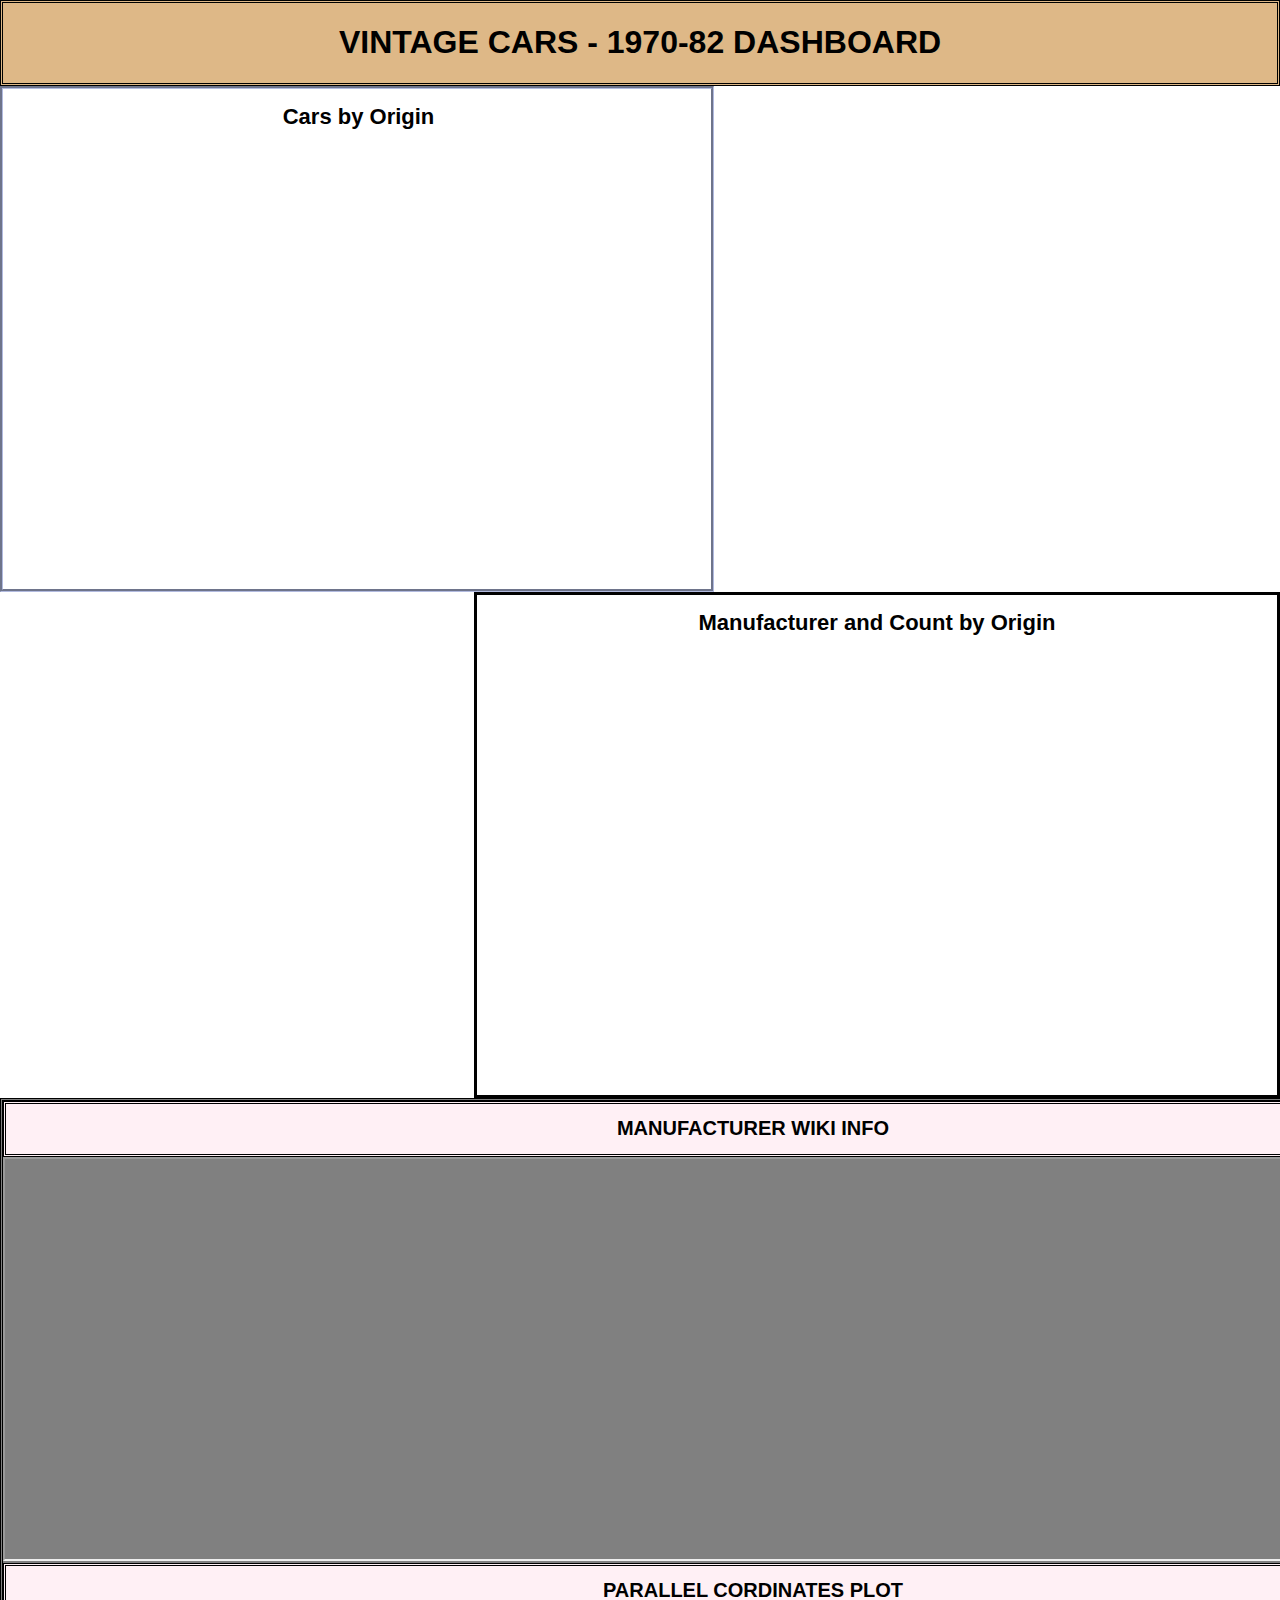
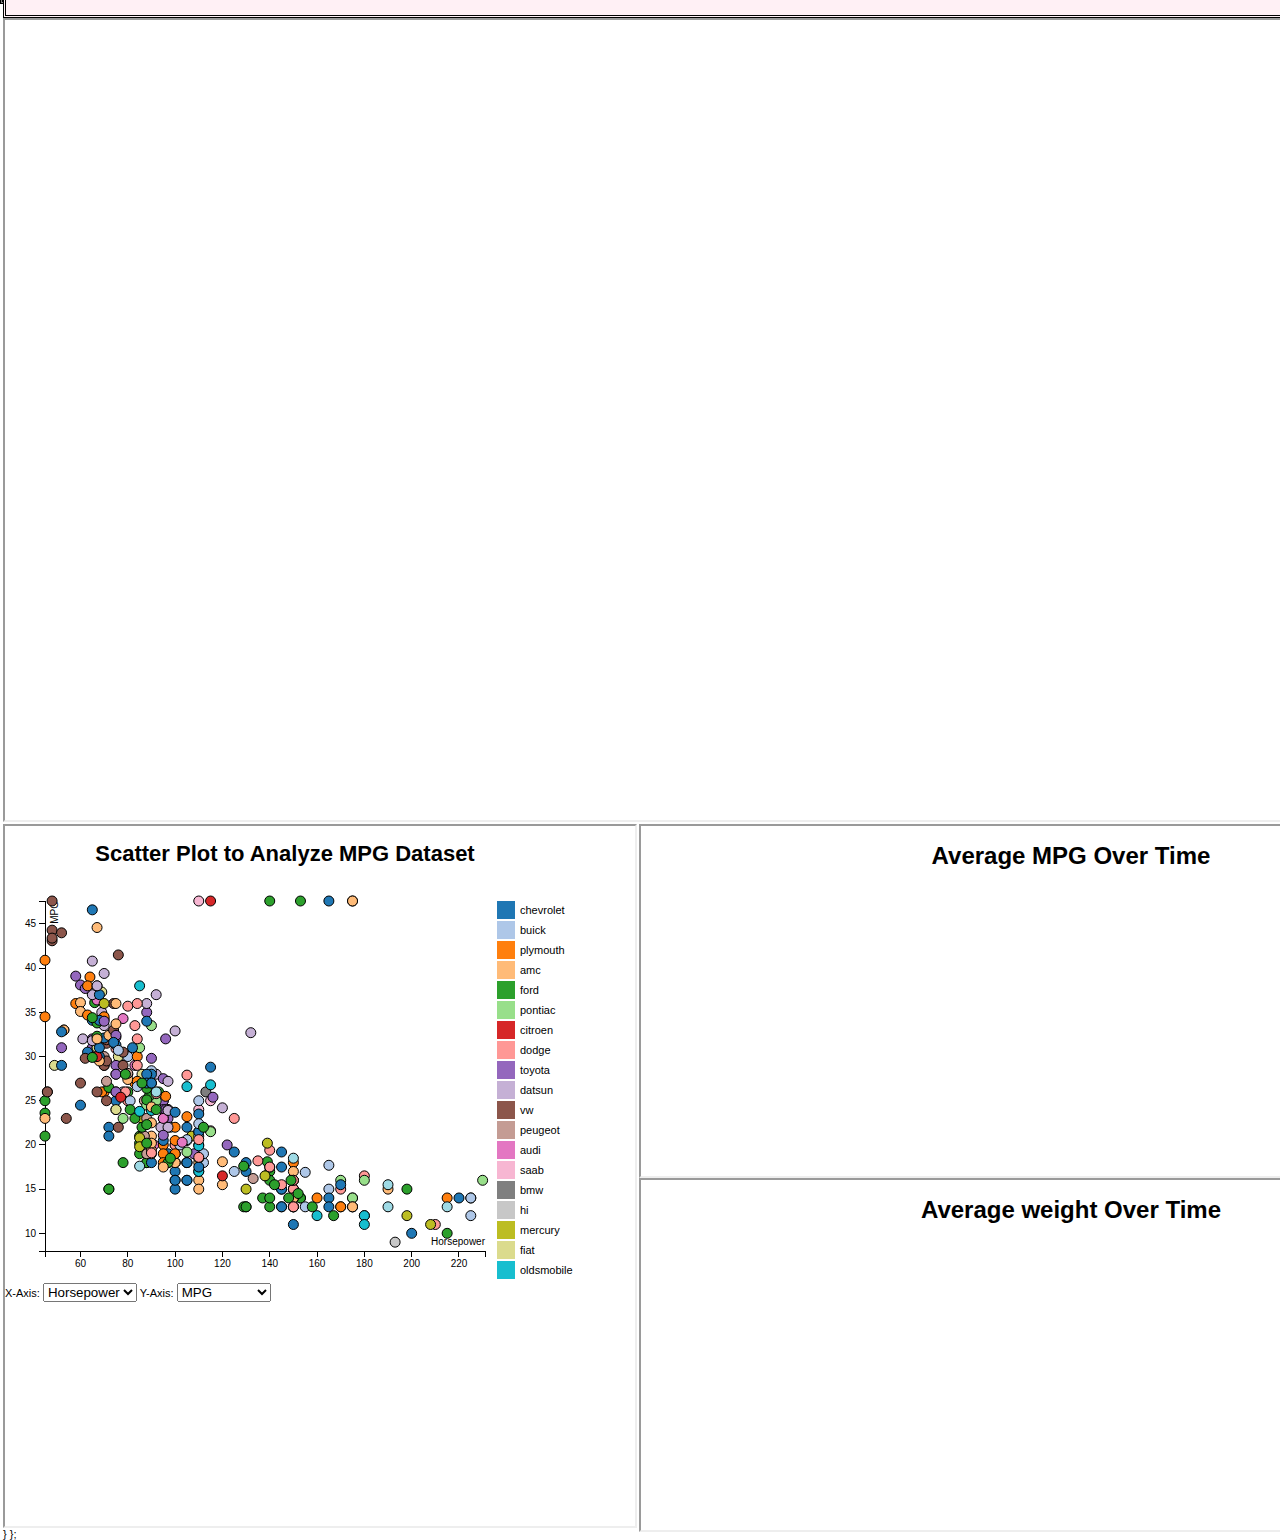
<file: index.html>
<!DOCTYPE html>
<html lang="en">
<head>
    <meta charset="UTF-8">
    <title>Visual Analytics Final Project</title>
    <link rel="stylesheet" type="text/css" href="css/layout6.css">
    <link rel="stylesheet" type="text/css" href="css/pie.css">
    <link rel="stylesheet" type="text/css" href="css/div.css">
    <script src="js/d3.js"></script>
    <script src="src/parcoords.js"></script>
    <script src="src/parallel.js"></script>
    <link rel="stylesheet" type="text/css" href="css/parcoords.css">
    <script src="src/piechart.js"></script>
    <script src="src/barchart_fun1_new.js"></script>

    <script src="http://labratrevenge.com/d3-tip/javascripts/d3.tip.v0.6.3.js"></script>
    <div id = "main_heading">
    <h1> VINTAGE CARS - 1970-82 DASHBOARD</h1>
    </div>
</head>
<body>
<div id="left">
    <script src="https://d3js.org/d3.v4.min.js"></script>
    <div id = pie_plot_text>
        <h1>Cars by Origin</h1>
    <div id="pie_plot"></div>

        </div>

</div>

<div id="right">
    <div id="bar_chart_text">
        <h1>Manufacturer and Count by Origin</h1>
    </div>
    <div id="bar_chart"></div>






</div>

<div id="below">
        <div id ="wiki_heading">
            <h1>MANUFACTURER WIKI INFO</h1>
        </div>

        <iframe id ="showskill" src="" width="1500" height="400" float="left"></iframe>


    <div id ="parallel_plot_2">
        <h1>PARALLEL CORDINATES PLOT</h1>
    </div>
    <iframe id ="example" src="parallel_plot.html" width="1500" height="800" float="left"></iframe>
<!--<div id="example" class="parcoords" style="width:470px;height:500px"></div>!-->
    <iframe id ="left_scatter" src="layout6.html" float="left"></iframe>

    <iframe id ="right_MPG" src="final_try.html" float="right"></iframe>
    <iframe id ="right_MPG" src="test.html" float="right"></iframe>
}
    };
</div>
<script>


    piechart();
    barChart();

</script>
</body>
</html>
</file>
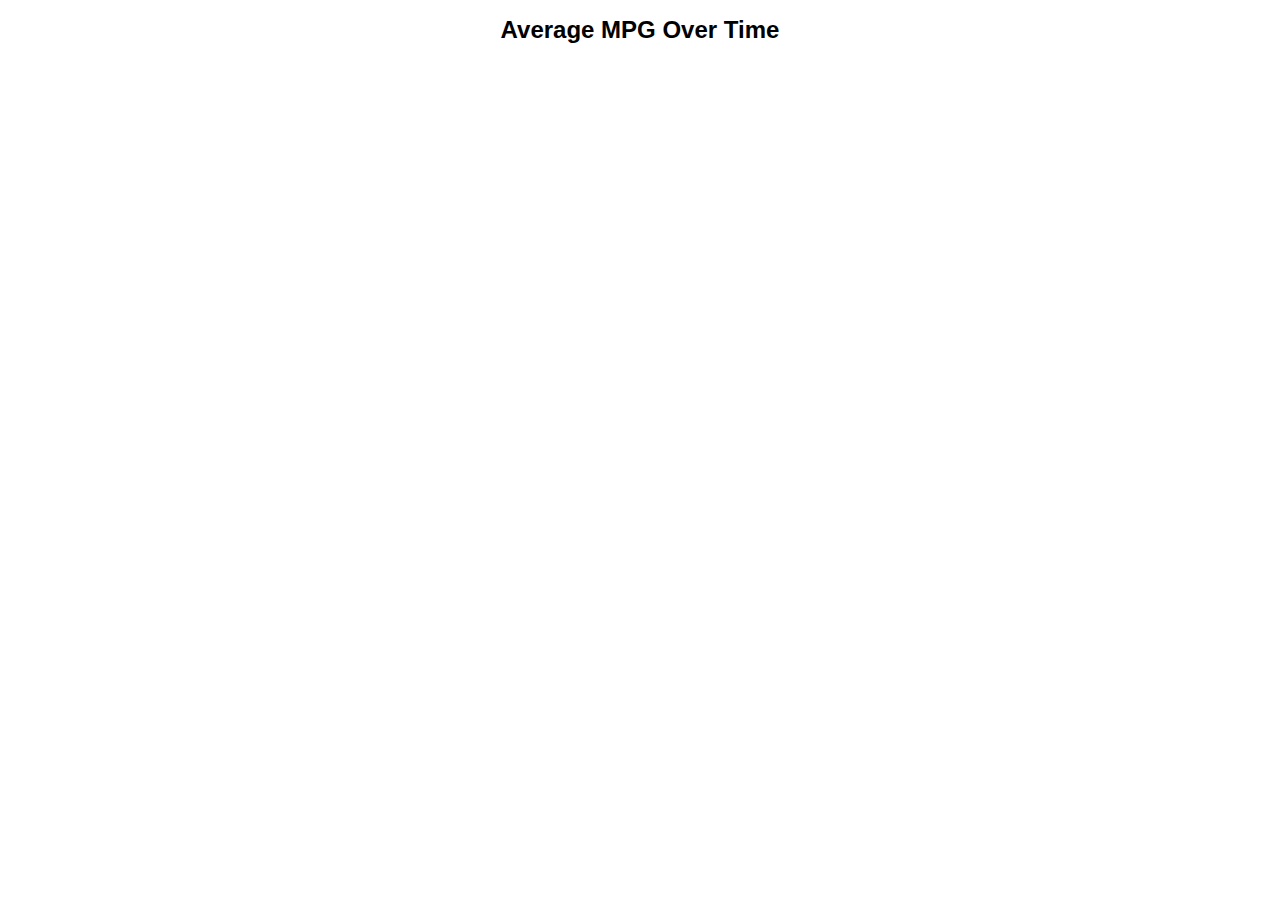
<file: final_try.html>
<!DOCTYPE html>
<meta charset="utf-8">
<style> /* set the CSS */

body { font: 12px Arial;}

path {
    stroke: lightgreen;
    stroke-width: 2;
    fill: none;
}

.axis path,
.axis line {
    fill: none;
    stroke: grey;
    stroke-width: 1;
    shape-rendering: crispEdges;
}

div.tooltip {
    position: absolute;
    text-align: center;
    width: 60px;
    height: 28px;
    padding: 2px;
    font: 12px sans-serif;
    background: lightsteelblue;
    border: 0px;
    border-radius: 8px;
    pointer-events: none;
}

</style>
<body>
<div id="right_MPG">
    <div id = MPGByWeight>
        <h1 style="text-align: center">Average MPG Over Time</h1>
    </div>
</div>
<!-- load the d3.js library -->
<script src="http://d3js.org/d3.v3.min.js"></script>

<script>

    // Set the dimensions of the canvas / graph
    var margin = {top:30, right: 20, bottom: 30, left: 50},
        width = 800 - margin.left - margin.right,
        height =300 - margin.top - margin.bottom;

    // Parse the date / time
    var parseDate = d3.time.format("%Y").parse;
    var formatTime = d3.time.format("%e %B");

    // Set the ranges
    var x = d3.time.scale().range([0, width]);
    var y = d3.scale.linear().range([height, 0]);

    // Define the axes
    var xAxis = d3.svg.axis().scale(x)
        .orient("bottom").ticks(5);

    var yAxis = d3.svg.axis().scale(y)
        .orient("left").ticks(5);

    // Define the line
    var valueline = d3.svg.line()
        .x(function(d) { return x(d.model_year); })
        .y(function(d) { return y(d.Average_MPG); });

    // Define the div for the tooltip
    var div = d3.select("body").append("div")
        .attr("class", "tooltip")
        .style("opacity", 0);

    // Adds the svg canvas
    var svg = d3.select("body")
        .append("svg")
        .attr("width", width + margin.left + margin.right)
        .attr("height", height + margin.top + margin.bottom)
        .append("g")
        .attr("transform",
            "translate(" + margin.left + "," + margin.top + ")");

    // Get the data
    d3.csv("data/a-cars.csv", function(error, data) {
        data.forEach(function(d) {
            d.model_year = parseDate(d.model_year);
            d.Average_MPG = +d.Average_MPG;
        });

        // Scale the range of the data
        x.domain(d3.extent(data, function(d) { return d.model_year; }));
        y.domain([0, 50]);

        // Add the valueline path.
        svg.append("path")
            .attr("class", "line")
            .attr("d", valueline(data));

        // Add the scatterplot
        svg.selectAll("dot")
            .data(data)
            .enter().append("circle")
            .attr("r", 5)
            .attr("cx", function(d) { return x(d.model_year); })
            .attr("cy", function(d) { return y(d.Average_MPG); })
            .on("mouseover", function(d) {
                div.transition()
                    .duration(200)
                    .style("opacity", .9);
                div	.html(("MPG: "+"</br>"+d.Average_MPG))
                    .style("left", (d3.event.pageX) + "px")
                    .style("top", (d3.event.pageY - 20) + "px");
            })
            .on("mouseout", function(d) {
                div.transition()
                    .duration(500)
                    .style("opacity", 0);
            });

        // Add the X Axis
        svg.append("g")
            .attr("class", "x axis")
            .attr("transform", "translate(0," + height + ")")
            .call(xAxis);

        // Add the Y Axis
        svg.append("g")
            .attr("class", "y axis")
            .call(yAxis);
        svg.append("text")
            .attr("transform", "rotate(-90)")
            .attr("fill", "#000")
            .attr("y", 0 - margin.left)
            .attr("x",0 - (height / 2))
            .attr("dy", "1em")
            .style("text-anchor", "middle")
            .text("Average_MPG");


    });

</script>
</body>
</file>
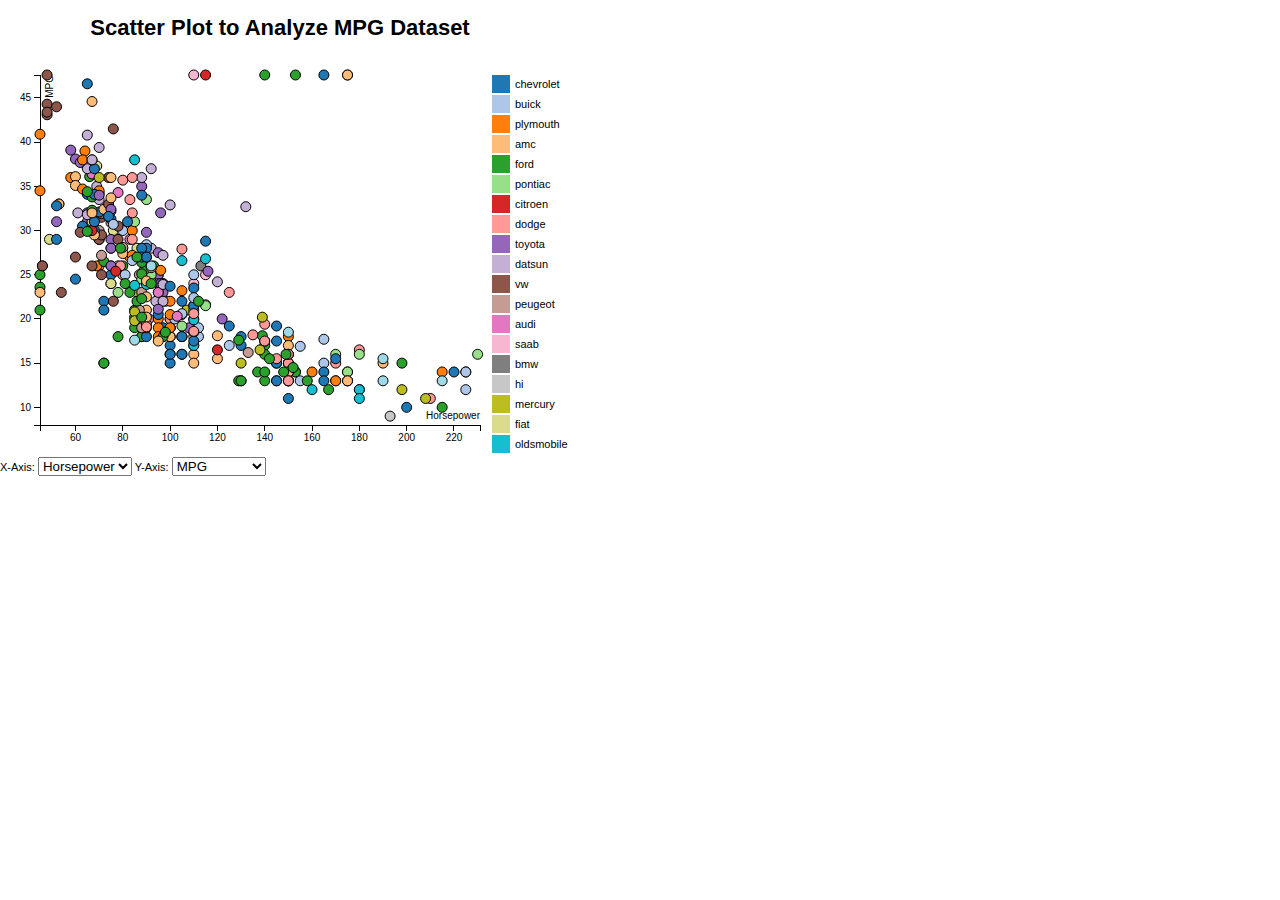
<file: layout6.html>
<!DOCTYPE html>
<html lang="en">
<head>
    <meta charset="UTF-8">
    <title>view coordination</title>
    <link rel="stylesheet" type="text/css" href="css/layout6.css">
    <script src="js/d3.js"></script>
    <script src="src/scatterplot_fun1.js"></script>
    <script src="src/barchart_fun1.js"></script>
</head>
<body>
<div id="left_scatter">
    <div id="scatter_plot_text">
        <h1>Scatter Plot to Analyze MPG Dataset</h1>
    </div>
    <div id="scatter_plot"></div>

    X-Axis:
    <select onchange="changeXAxis(this.value);">
        <option value="MPG">MPG</option>
        <option value="Weight">Weight</option>
        <option value="Horsepower" selected>Horsepower</option>
    </select>
    Y-Axis:
    <select onchange="changeYAxis();" id="yAxisMenu">
        <option value="MPG" selected>MPG</option>
        <option value="Weight">Weight</option>
        <option value="Horsepower">Horsepower</option>
    </select>
    </div>
</div>

<!--<div id="right">
    <div id="bar_chart"></div>
    <div>
    <button type="button" onclick="sort_fun();">Sort!</button>
    </div>
</div>!-->
<script>
    scatterPlot();
    barChart();
</script>
</body>
</html>
</file>
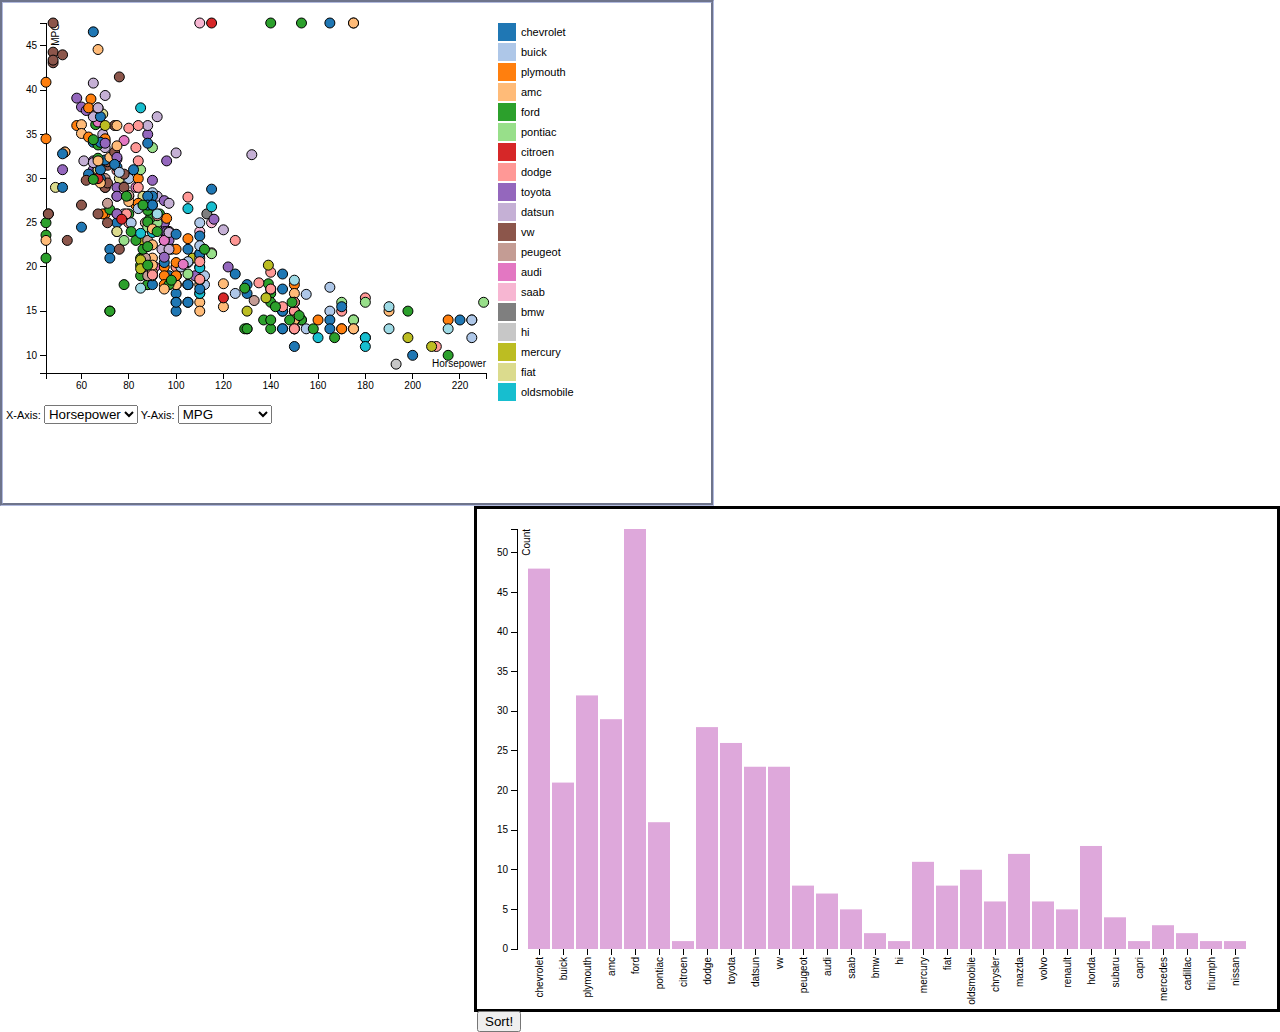
<file: layout7.html>
<!DOCTYPE html>
<html lang="en">
<head>
    <meta charset="UTF-8">
    <title>view coordination</title>
    <link rel="stylesheet" type="text/css" href="css/layout6.css">
    <script src="js/d3.js"></script>
    <script src="src/scatterplot_fun1.js"></script>
    <script src="src/barchart_fun1.js"></script>
</head>
<body>
<div id="left">
    <div id="scatter_plot"></div>
    X-Axis:
    <select onchange="changeXAxis(this.value);">
        <option value="MPG">MPG</option>
        <option value="Weight">Weight</option>
        <option value="Horsepower" selected>Horsepower</option>
    </select>
    Y-Axis:
    <select onchange="changeYAxis();" id="yAxisMenu">
        <option value="MPG" selected>MPG</option>
        <option value="Weight">Weight</option>
        <option value="Horsepower">Horsepower</option>
    </select>
    </div>
</div>

<div id="right">
    <div id="bar_chart"></div>
    <div>
    <button type="button" onclick="sort_fun();">Sort!</button>
    </div>
</div>
<script>
    scatterPlot();
    barChart();
</script>
</body>
</html>
</file>
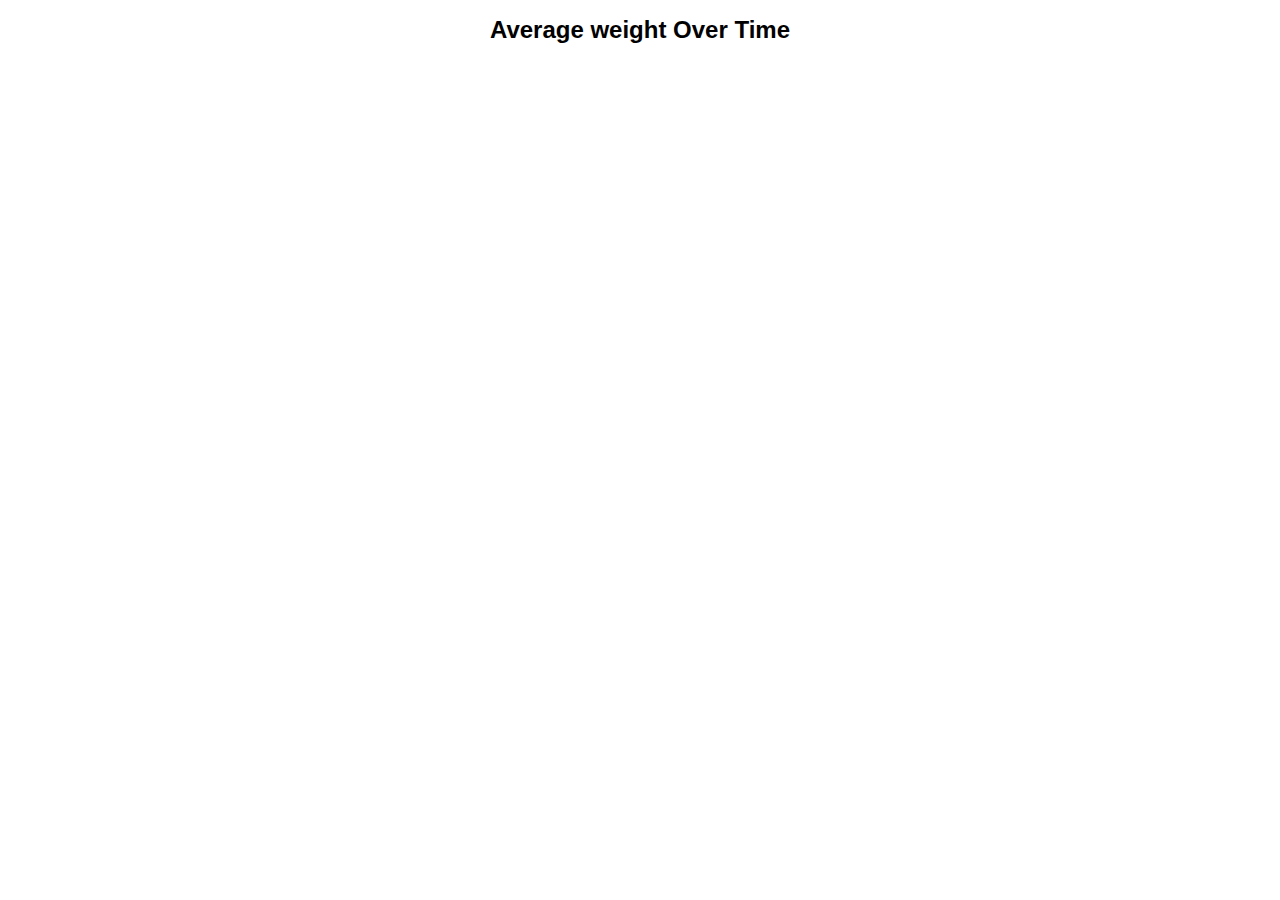
<file: test.html>
<!DOCTYPE html>
<meta charset="utf-8">
<style> /* set the CSS */

body { font: 12px Arial;}

path {
    stroke: steelblue;
    stroke-width: 2;
    fill: none;
}

.axis path,
.axis line {
    fill: none;
    stroke: grey;
    stroke-width: 1;
    shape-rendering: crispEdges;
}

div.tooltip {
    position: absolute;
    text-align: center;
    width: 60px;
    height: 28px;
    padding: 2px;
    font: 12px sans-serif;
    background: lightsteelblue;
    border: 0px;
    border-radius: 8px;
    pointer-events: none;
}

</style>
<body>
<div id="right_MPG">
    <div id = MPGByWeight>
        <h1 style="text-align: center">Average weight Over Time</h1>
    </div>
</div>
<!-- load the d3.js library -->
<script src="http://d3js.org/d3.v3.min.js"></script>

<script>

    // Set the dimensions of the canvas / graph
    var margin = {top:30, right: 20, bottom: 30, left: 50},
        width = 800 - margin.left - margin.right,
        height =300 - margin.top - margin.bottom;

    // Parse the date / time
    var parseDate = d3.time.format("%Y").parse;
    var formatTime = d3.time.format("%e %B");

    // Set the ranges
    var x = d3.time.scale().range([0, width]);
    var y = d3.scale.linear().range([height, 0]);

    // Define the axes
    var xAxis = d3.svg.axis().scale(x)
        .orient("bottom").ticks(5);

    var yAxis = d3.svg.axis().scale(y)
        .orient("left").ticks(5);

    // Define the line
    var valueline = d3.svg.line()
        .x(function(d) { return x(d.model_year); })
        .y(function(d) { return y(d.Average_weight); });

    // Define the div for the tooltip
    var div = d3.select("body").append("div")
        .attr("class", "tooltip")
        .style("opacity", 0);

    // Adds the svg canvas
    var svg = d3.select("body")
        .append("svg")
        .attr("width", width + margin.left + margin.right)
        .attr("height", height + margin.top + margin.bottom)
        .append("g")
        .attr("transform",
            "translate(" + margin.left + "," + margin.top + ")");

    // Get the data
    d3.csv("data/a-cars.csv", function(error, data) {
        data.forEach(function(d) {
            d.model_year = parseDate(d.model_year);
            d.Average_weight = +d.Average_weight;
        });

        // Scale the range of the data
        x.domain(d3.extent(data, function(d) { return d.model_year; }));
        y.domain([0, 5000]);

        // Add the valueline path.
        svg.append("path")
            .attr("class", "line")
            .attr("d", valueline(data));

        // Add the scatterplot
        svg.selectAll("dot")
            .data(data)
            .enter().append("circle")
            .attr("r", 5)
            .attr("cx", function(d) { return x(d.model_year); })
            .attr("cy", function(d) { return y(d.Average_weight); })
            .on("mouseover", function(d) {
                div.transition()
                    .duration(200)
                    .style("opacity", .9);
                div	.html(("Weight: "+d.Average_weight))
                    .style("left", (d3.event.pageX) + "px")
                    .style("top", (d3.event.pageY - 20) + "px");
            })
            .on("mouseout", function(d) {
                div.transition()
                    .duration(500)
                    .style("opacity", 0);
            });

        // Add the X Axis
        svg.append("g")
            .attr("class", "x axis")
            .attr("transform", "translate(0," + height + ")")
            .call(xAxis);

        // Add the Y Axis
        svg.append("g")
            .attr("class", "y axis")
            .call(yAxis);
        svg.append("text")
            .attr("transform", "rotate(-90)")
            .attr("fill", "#000")
            .attr("y", 0 - margin.left)
            .attr("x",0 - (height / 2))
            .attr("dy", "0.8em")
            .style("text-anchor", "middle")
            .text("Average_weight(in Pounds)");


    });

</script>
</body>
</file>
<file: css/layout6.css>
html, body {
    height: 100%;
    margin: 0;
    padding: 0;
    font: 11px sans-serif;

}

#left{
    width:705px;
    height:500px;
    float:left;
    border-style: groove;
    border-color: #B1BADF;
    padding-left:3px;
}
#right{
    width:800px;
    height:500px;
    float:right;
    border-style:solid;
}
#below{
    width:1500px;
    height:500px;
    background:gray;
    float:left;

}
#scatter_plot{
    width:600px;
}
#bar_chart{
    width:50%;
}

.bar {
    fill: rgba(181, 63, 176, 0.45);
}

.axis {
    font: 10px sans-serif;
}

#bar_chart .axis path,
#bar_chart .axis line {
    fill: none;
    stroke: #000;
    shape-rendering: crispEdges;
}

#bar_chart .x.axis path {
    display: none;
}

#bar_chart .bar text {
    fill: white;
    font: 12px sans-serif;
}



#scatter_plot .axis path,
#scatter_plot .axis line {
    fill: none;
    stroke: #000;
    shape-rendering: crispEdges;
}

#scatter_plot .dot {
    stroke: #000;
}


#scatter_plot .tooltip {
    position: absolute;
    width: 200px;
    height: 28px;
    pointer-events: none;
}
.d3-tip {
    line-height: 1;
    font-weight: bold;
    padding: 12px;
    background: rgba(0, 0, 0, 0.8);
    color: #fff;
    border-radius: 2px;
}
.d3-tip:after {
    box-sizing: border-box;
    display: inline;
    font-size: 10px;
    width: 100%;
    line-height: 1;
    color: rgba(0, 0, 0, 0.8);
    content: "\25BC";
    position: absolute;
    text-align: center;
}
.d3-tip.n:after {
    margin: -1px;
    top: 100%;
    left: 0;
}
#main_heading{
    text-align: center;
    background-color: burlywood;
    border-style: double;
    font-size: medium;

}
#wiki_heading{
    text-align: center;
    background-color: lavenderblush;
    border-style: double;
    font-size: x-small;
}

#parallel_plot_2{
    text-align: center;
    background-color: lavenderblush;
    border-style: double;
    font-size: x-small;
}
#below{
    border-style: double;
}
#pie_plot_text{
    text-align: center;

}
#bar_chart_text{
    text-align: center;
}
#scatter_plot_text{
    width: 560px;
    text-align: center;

}
#left_scatter{
    width:630px;
    height:700px;
    float:left;

}
#right_MPG{
    width:860px;
    height:350px;
    float:right;
}
</file>
<file: css/pie.css>
.toolTip {
    font-family: "Helvetica Neue", Helvetica, Arial, sans-serif;
    position: absolute;
    display: none;
    width: auto;
    height: auto;
    background: none repeat scroll 0 0 white;
    border: 0 none;
    border-radius: 8px 8px 8px 8px;
    box-shadow: -3px 3px 15px #888888;
    color: black;
    font: 12px sans-serif;
    padding: 5px;
    text-align: center;
}
text {
    font: 13px sans-serif;

}
</file>
<file: css/div.css>
#tablist{
    width: 750px;
    background:#243C5F;
}
</file>
<file: css/parcoords.css>
.parcoords > canvas {
    font: 14px sans-serif;
    position: absolute;
}
.parcoords > canvas {
    pointer-events: none;
}
.parcoords text.label {
    cursor: default;
}
.parcoords rect.background:hover {
    fill: rgba(120,120,120,0.2);
}
.parcoords canvas {
    opacity: 1;
    transition: opacity 0.3s;
    -moz-transition: opacity 0.3s;
    -webkit-transition: opacity 0.3s;
    -o-transition: opacity 0.3s;
}
.parcoords canvas.faded {
    opacity: 0.25;
}
.parcoords {
    -webkit-touch-callout: none;
    -webkit-user-select: none;
    -khtml-user-select: none;
    -moz-user-select: none;
    -ms-user-select: none;
    user-select: none;
    background-color: white;
}
</file>
